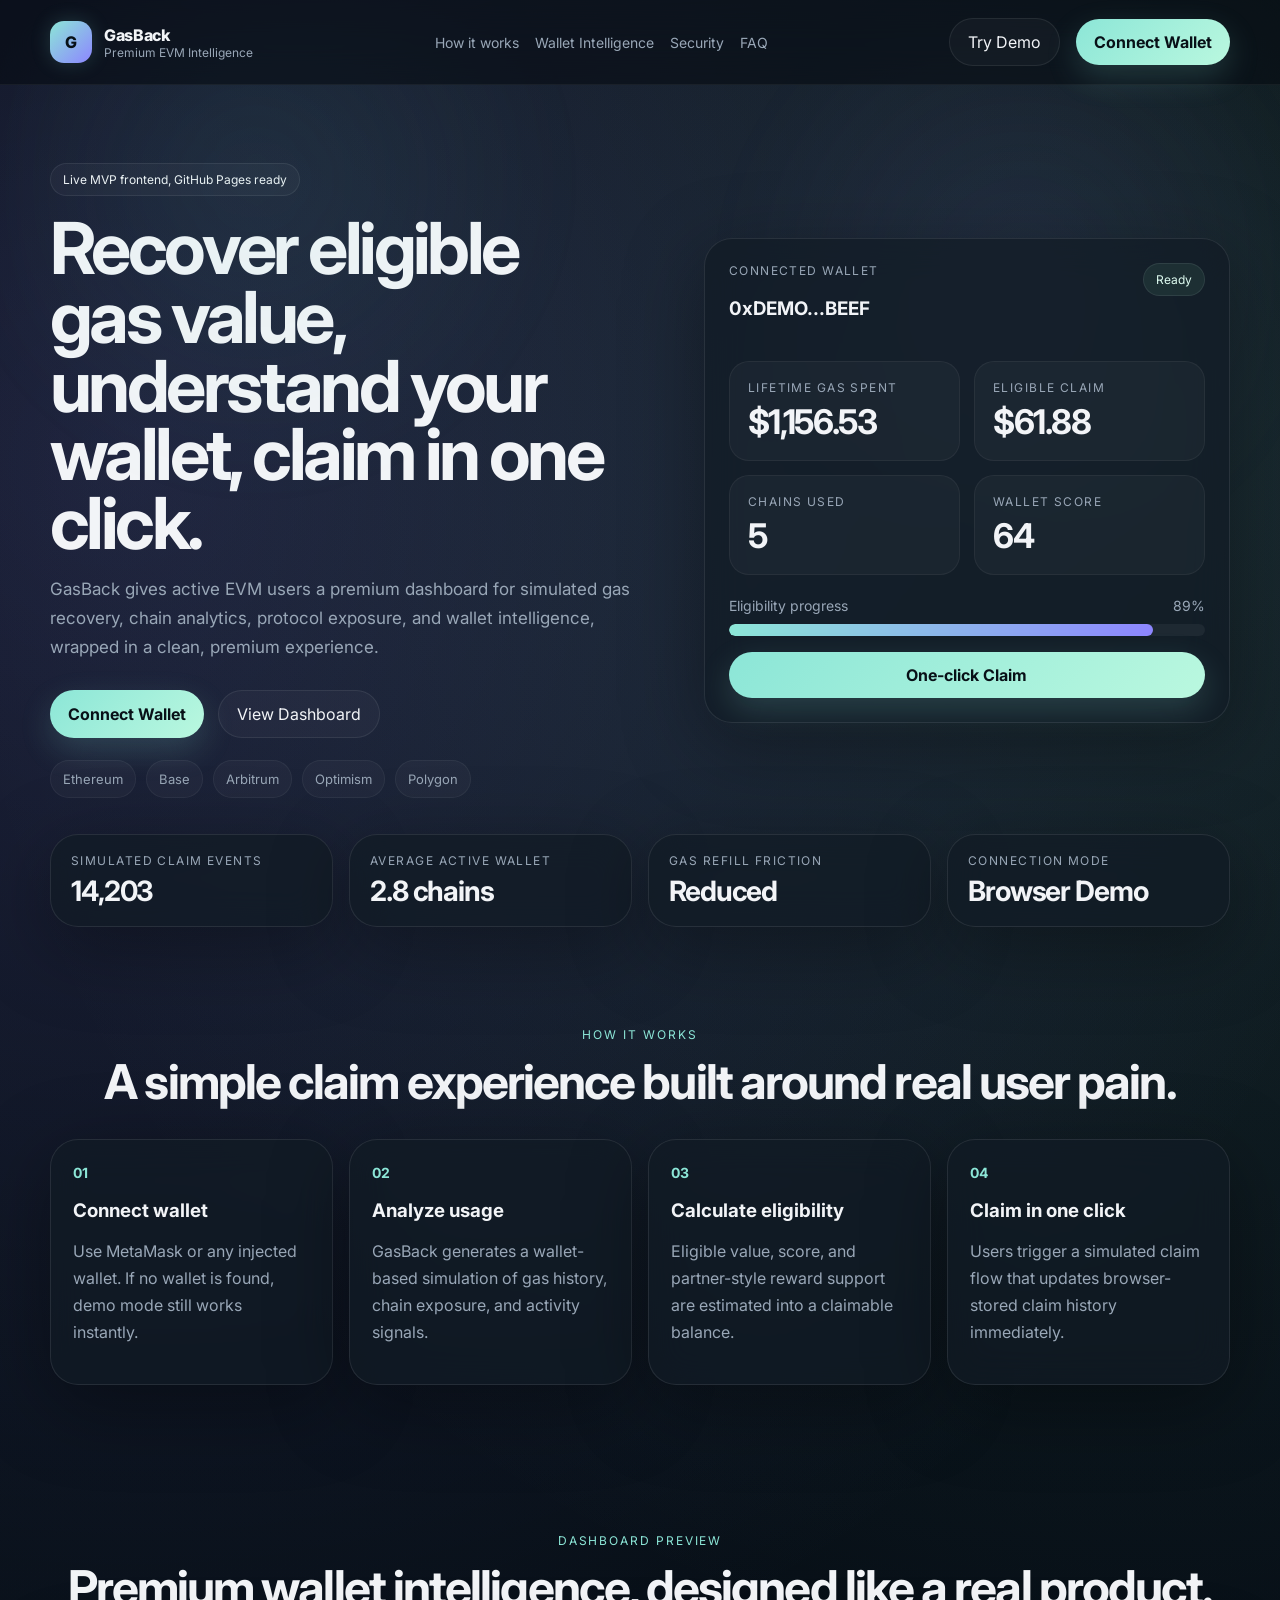
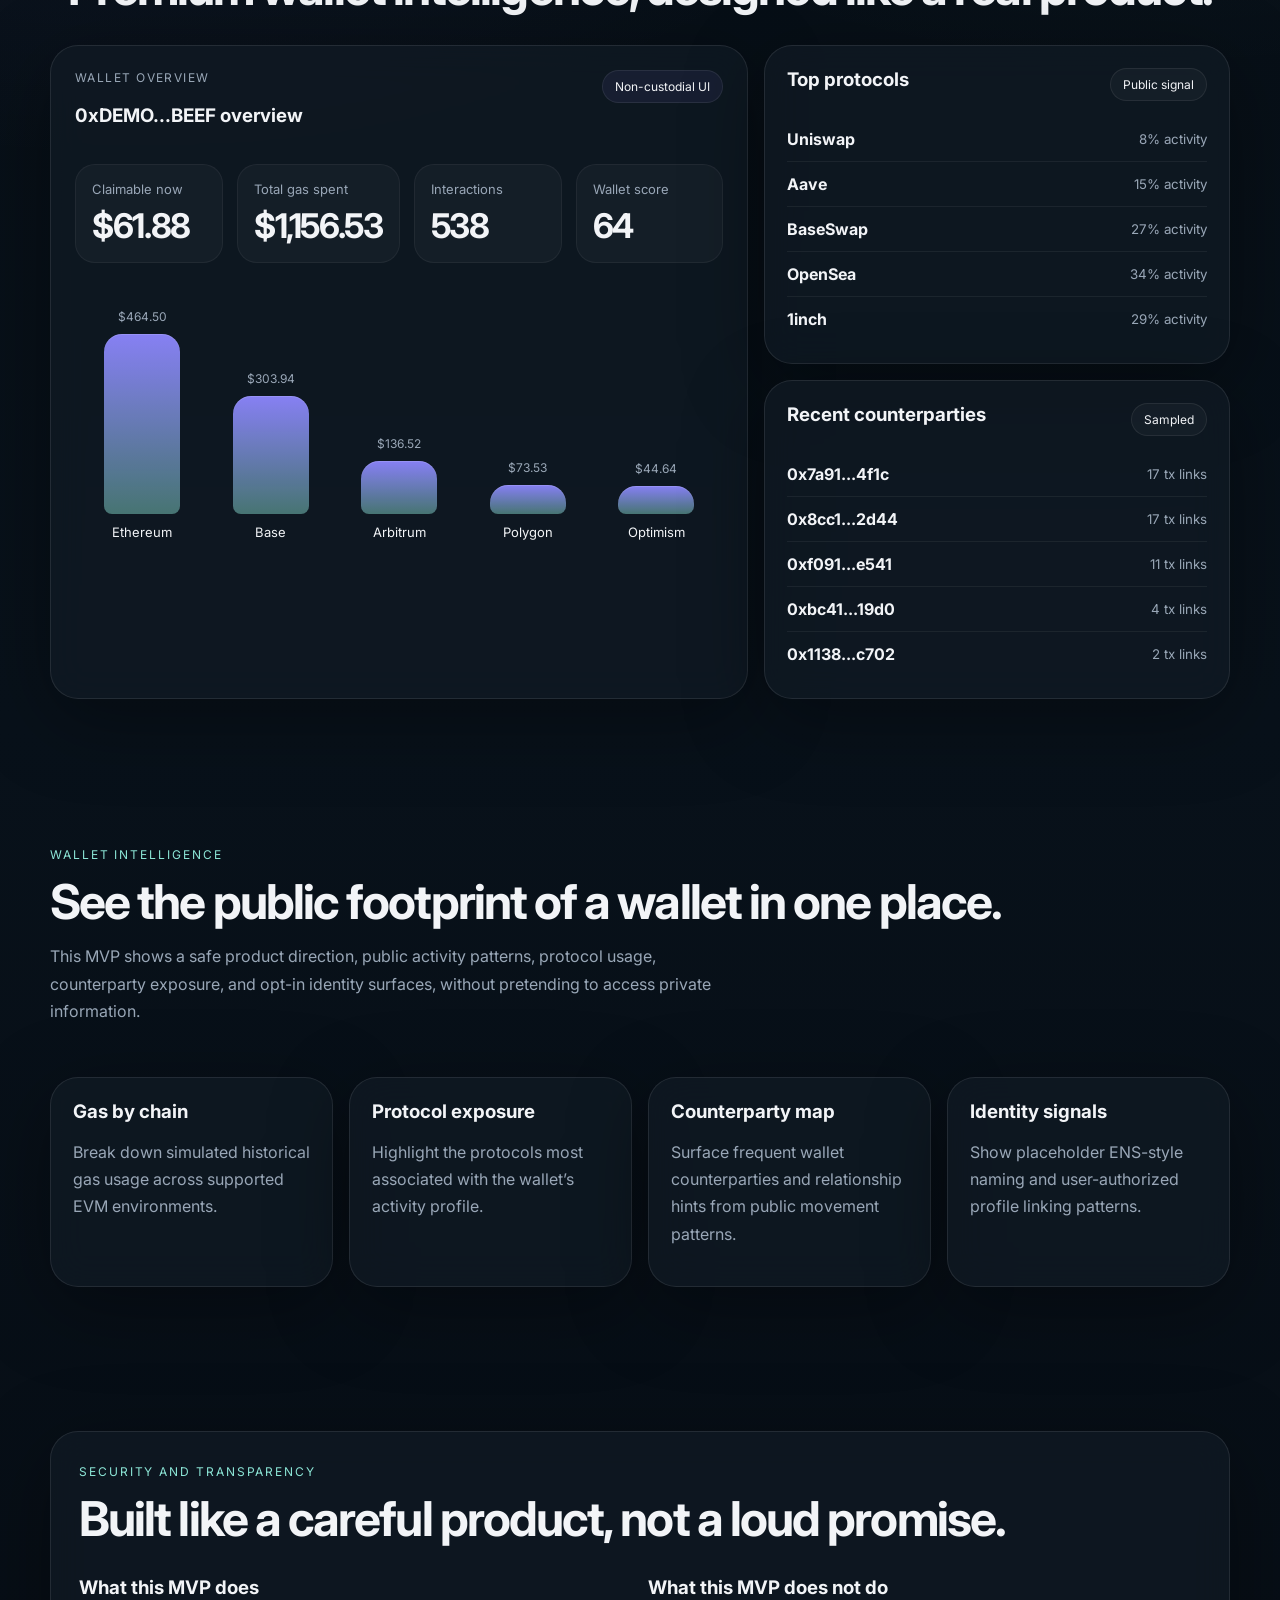
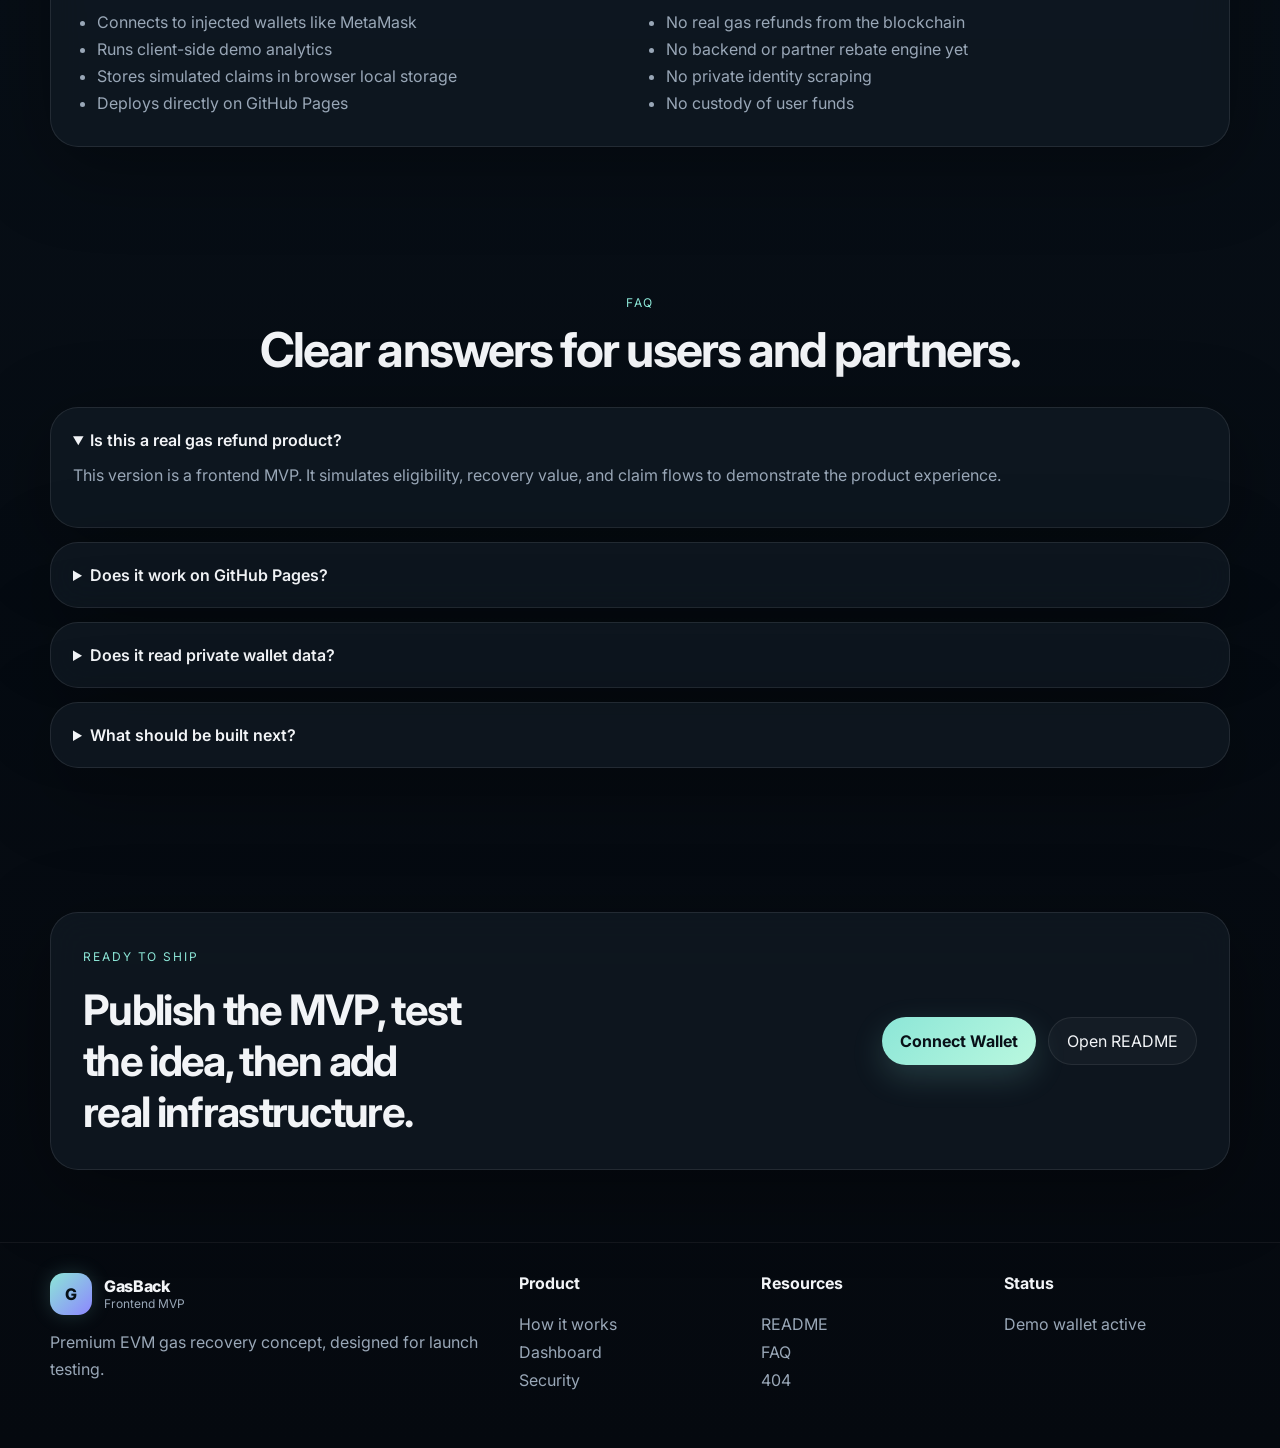
<file: index.html>
<!DOCTYPE html>
<html lang="en">
<head>
  <meta charset="UTF-8" />
  <meta name="viewport" content="width=device-width, initial-scale=1.0" />
  <title>GasBack, Recover Eligible Gas Value</title>
  <meta name="description" content="GasBack helps active EVM users recover eligible gas value, analyze wallet activity, and claim with one click." />
  <link rel="preconnect" href="https://fonts.googleapis.com">
  <link rel="preconnect" href="https://fonts.gstatic.com" crossorigin>
  <link href="https://fonts.googleapis.com/css2?family=Inter:wght@400;500;600;700;800&display=swap" rel="stylesheet">
  <link rel="stylesheet" href="styles.css" />
</head>
<body>
  <div class="aurora"></div>
  <header class="site-header">
    <div class="container nav-wrap">
      <a href="#top" class="brand">
        <div class="brand-mark">G</div>
        <div>
          <div class="brand-name">GasBack</div>
          <div class="brand-sub">Premium EVM Intelligence</div>
        </div>
      </a>
      <nav class="nav-links">
        <a href="#how">How it works</a>
        <a href="#intelligence">Wallet Intelligence</a>
        <a href="#security">Security</a>
        <a href="#faq">FAQ</a>
      </nav>
      <div class="nav-actions">
        <button id="demoButton" class="btn btn-secondary">Try Demo</button>
        <button id="connectButton" class="btn btn-primary">Connect Wallet</button>
      </div>
    </div>
  </header>

  <main id="top">
    <section class="hero container">
      <div class="hero-copy">
        <div class="pill">Live MVP frontend, GitHub Pages ready</div>
        <h1>Recover eligible gas value, understand your wallet, claim in one click.</h1>
        <p class="hero-text">
          GasBack gives active EVM users a premium dashboard for simulated gas recovery, chain analytics,
          protocol exposure, and wallet intelligence, wrapped in a clean, premium experience.
        </p>
        <div class="hero-actions">
          <button class="btn btn-primary" data-connect>Connect Wallet</button>
          <a class="btn btn-secondary" href="#dashboard">View Dashboard</a>
        </div>
        <div class="trust-row">
          <span>Ethereum</span>
          <span>Base</span>
          <span>Arbitrum</span>
          <span>Optimism</span>
          <span>Polygon</span>
        </div>
      </div>

      <div class="hero-card glass-card">
        <div class="mini-top">
          <div>
            <p class="label">Connected Wallet</p>
            <h3 id="walletDisplay">Demo Mode</h3>
          </div>
          <div class="status status-live">Ready</div>
        </div>

        <div class="metric-grid">
          <div class="metric-card">
            <p class="label">Lifetime Gas Spent</p>
            <h2 id="heroGasSpent">$1,284.62</h2>
          </div>
          <div class="metric-card">
            <p class="label">Eligible Claim</p>
            <h2 id="heroClaimable">$143.88</h2>
          </div>
          <div class="metric-card">
            <p class="label">Chains Used</p>
            <h2 id="heroChains">5</h2>
          </div>
          <div class="metric-card">
            <p class="label">Wallet Score</p>
            <h2 id="heroScore">82</h2>
          </div>
        </div>

        <div class="progress-block">
          <div class="progress-row">
            <span>Eligibility progress</span>
            <span id="progressText">72%</span>
          </div>
          <div class="progress-track"><div id="progressFill" class="progress-fill"></div></div>
        </div>

        <button id="claimButtonTop" class="btn btn-primary btn-full">One-click Claim</button>
      </div>
    </section>

    <section class="container stat-band">
      <div class="stat-card glass-card">
        <p class="label">Simulated Claim Events</p>
        <h3 id="claimCount">14,203</h3>
      </div>
      <div class="stat-card glass-card">
        <p class="label">Average Active Wallet</p>
        <h3>2.8 chains</h3>
      </div>
      <div class="stat-card glass-card">
        <p class="label">Gas Refill Friction</p>
        <h3>Reduced</h3>
      </div>
      <div class="stat-card glass-card">
        <p class="label">Connection Mode</p>
        <h3 id="modeBadge">Browser Demo</h3>
      </div>
    </section>

    <section id="how" class="container section">
      <div class="section-heading">
        <span class="eyebrow">How it works</span>
        <h2>A simple claim experience built around real user pain.</h2>
      </div>
      <div class="steps-grid">
        <article class="step-card glass-card">
          <span class="step-number">01</span>
          <h3>Connect wallet</h3>
          <p>Use MetaMask or any injected wallet. If no wallet is found, demo mode still works instantly.</p>
        </article>
        <article class="step-card glass-card">
          <span class="step-number">02</span>
          <h3>Analyze usage</h3>
          <p>GasBack generates a wallet-based simulation of gas history, chain exposure, and activity signals.</p>
        </article>
        <article class="step-card glass-card">
          <span class="step-number">03</span>
          <h3>Calculate eligibility</h3>
          <p>Eligible value, score, and partner-style reward support are estimated into a claimable balance.</p>
        </article>
        <article class="step-card glass-card">
          <span class="step-number">04</span>
          <h3>Claim in one click</h3>
          <p>Users trigger a simulated claim flow that updates browser-stored claim history immediately.</p>
        </article>
      </div>
    </section>

    <section id="dashboard" class="container section dashboard-section">
      <div class="section-heading">
        <span class="eyebrow">Dashboard preview</span>
        <h2>Premium wallet intelligence, designed like a real product.</h2>
      </div>
      <div class="dashboard-grid">
        <div class="dashboard-main glass-card">
          <div class="panel-head">
            <div>
              <p class="label">Wallet Overview</p>
              <h3 id="panelWallet">Demo Wallet</h3>
            </div>
            <div class="badge soft">Non-custodial UI</div>
          </div>

          <div class="dashboard-metrics">
            <div class="dash-metric">
              <span>Claimable now</span>
              <strong id="dashClaimable">$143.88</strong>
            </div>
            <div class="dash-metric">
              <span>Total gas spent</span>
              <strong id="dashGasSpent">$1,284.62</strong>
            </div>
            <div class="dash-metric">
              <span>Interactions</span>
              <strong id="dashInteractions">492</strong>
            </div>
            <div class="dash-metric">
              <span>Wallet score</span>
              <strong id="dashScore">82</strong>
            </div>
          </div>

          <div class="bar-chart" id="barChart"></div>
        </div>

        <div class="dashboard-side">
          <div class="glass-card side-card">
            <div class="panel-head compact">
              <h3>Top protocols</h3>
              <span class="badge">Public signal</span>
            </div>
            <ul id="protocolList" class="list-clean"></ul>
          </div>

          <div class="glass-card side-card">
            <div class="panel-head compact">
              <h3>Recent counterparties</h3>
              <span class="badge">Sampled</span>
            </div>
            <ul id="counterpartyList" class="list-clean"></ul>
          </div>
        </div>
      </div>
    </section>

    <section id="intelligence" class="container section intelligence-grid">
      <div class="section-heading section-heading-left">
        <span class="eyebrow">Wallet intelligence</span>
        <h2>See the public footprint of a wallet in one place.</h2>
        <p>
          This MVP shows a safe product direction, public activity patterns, protocol usage, counterparty exposure,
          and opt-in identity surfaces, without pretending to access private information.
        </p>
      </div>
      <div class="feature-grid">
        <div class="feature-card glass-card">
          <h3>Gas by chain</h3>
          <p>Break down simulated historical gas usage across supported EVM environments.</p>
        </div>
        <div class="feature-card glass-card">
          <h3>Protocol exposure</h3>
          <p>Highlight the protocols most associated with the wallet’s activity profile.</p>
        </div>
        <div class="feature-card glass-card">
          <h3>Counterparty map</h3>
          <p>Surface frequent wallet counterparties and relationship hints from public movement patterns.</p>
        </div>
        <div class="feature-card glass-card">
          <h3>Identity signals</h3>
          <p>Show placeholder ENS-style naming and user-authorized profile linking patterns.</p>
        </div>
      </div>
    </section>

    <section id="security" class="container section security-wrap">
      <div class="glass-card security-card">
        <div class="section-heading section-heading-left">
          <span class="eyebrow">Security and transparency</span>
          <h2>Built like a careful product, not a loud promise.</h2>
        </div>
        <div class="security-grid">
          <div>
            <h3>What this MVP does</h3>
            <ul>
              <li>Connects to injected wallets like MetaMask</li>
              <li>Runs client-side demo analytics</li>
              <li>Stores simulated claims in browser local storage</li>
              <li>Deploys directly on GitHub Pages</li>
            </ul>
          </div>
          <div>
            <h3>What this MVP does not do</h3>
            <ul>
              <li>No real gas refunds from the blockchain</li>
              <li>No backend or partner rebate engine yet</li>
              <li>No private identity scraping</li>
              <li>No custody of user funds</li>
            </ul>
          </div>
        </div>
      </div>
    </section>

    <section id="faq" class="container section faq-wrap">
      <div class="section-heading">
        <span class="eyebrow">FAQ</span>
        <h2>Clear answers for users and partners.</h2>
      </div>
      <div class="faq-list">
        <details class="glass-card faq-item" open>
          <summary>Is this a real gas refund product?</summary>
          <p>This version is a frontend MVP. It simulates eligibility, recovery value, and claim flows to demonstrate the product experience.</p>
        </details>
        <details class="glass-card faq-item">
          <summary>Does it work on GitHub Pages?</summary>
          <p>Yes. It is a plain static site with HTML, CSS, and JavaScript, so it can go live directly on GitHub Pages without a build tool.</p>
        </details>
        <details class="glass-card faq-item">
          <summary>Does it read private wallet data?</summary>
          <p>No. The concept is positioned around public on-chain signals and optional user-authorized linking only.</p>
        </details>
        <details class="glass-card faq-item">
          <summary>What should be built next?</summary>
          <p>A real backend, on-chain indexing, claim funding logic, supported chain integrations, and a proper security review.</p>
        </details>
      </div>
    </section>

    <section class="container section cta-wrap">
      <div class="glass-card cta-card">
        <div>
          <span class="eyebrow">Ready to ship</span>
          <h2>Publish the MVP, test the idea, then add real infrastructure.</h2>
        </div>
        <div class="cta-actions">
          <button class="btn btn-primary" data-connect>Connect Wallet</button>
          <a class="btn btn-secondary" href="README.md">Open README</a>
        </div>
      </div>
    </section>
  </main>

  <footer class="site-footer">
    <div class="container footer-grid">
      <div>
        <div class="brand footer-brand">
          <div class="brand-mark">G</div>
          <div>
            <div class="brand-name">GasBack</div>
            <div class="brand-sub">Frontend MVP</div>
          </div>
        </div>
        <p class="footer-copy">Premium EVM gas recovery concept, designed for launch testing.</p>
      </div>
      <div>
        <h4>Product</h4>
        <a href="#how">How it works</a>
        <a href="#dashboard">Dashboard</a>
        <a href="#security">Security</a>
      </div>
      <div>
        <h4>Resources</h4>
        <a href="README.md">README</a>
        <a href="#faq">FAQ</a>
        <a href="404.html">404</a>
      </div>
      <div>
        <h4>Status</h4>
        <p id="footerStatus">Demo wallet active</p>
      </div>
    </div>
  </footer>

  <div id="toast" class="toast hidden"></div>
  <script src="app.js"></script>
</body>
</html>
</file>
<file: styles.css>
:root {
  --bg: #071017;
  --bg-soft: #0a141d;
  --card: rgba(17, 27, 37, 0.72);
  --card-border: rgba(255, 255, 255, 0.09);
  --text: #f2f4f7;
  --muted: #99a7b7;
  --primary: #8ce6d7;
  --primary-2: #6fcdd9;
  --accent: #8d86ff;
  --danger: #ff9a8b;
  --success: #87f5bf;
  --shadow: 0 20px 80px rgba(0, 0, 0, 0.35);
  --radius-xl: 28px;
  --radius-lg: 20px;
  --radius-md: 14px;
  --container: 1180px;
}
* { box-sizing: border-box; }
html { scroll-behavior: smooth; }
body {
  margin: 0;
  font-family: 'Inter', system-ui, -apple-system, BlinkMacSystemFont, 'Segoe UI', sans-serif;
  background:
    radial-gradient(circle at 10% 10%, rgba(141, 134, 255, 0.18), transparent 30%),
    radial-gradient(circle at 90% 10%, rgba(140, 230, 215, 0.13), transparent 28%),
    linear-gradient(180deg, #050b10 0%, #08111a 50%, #05090f 100%);
  color: var(--text);
  min-height: 100vh;
}
a { color: inherit; text-decoration: none; }
button { font: inherit; }
.container { width: min(var(--container), calc(100% - 32px)); margin: 0 auto; }
.aurora {
  position: fixed;
  inset: 0;
  pointer-events: none;
  background:
    radial-gradient(circle at 20% 20%, rgba(99, 214, 198, 0.08), transparent 25%),
    radial-gradient(circle at 80% 30%, rgba(141, 134, 255, 0.08), transparent 25%);
  filter: blur(30px);
}
.site-header {
  position: sticky;
  top: 0;
  z-index: 50;
  backdrop-filter: blur(20px);
  background: rgba(6, 12, 18, 0.58);
  border-bottom: 1px solid rgba(255,255,255,0.05);
}
.nav-wrap {
  display: flex;
  align-items: center;
  justify-content: space-between;
  gap: 20px;
  padding: 18px 0;
}
.brand { display: flex; align-items: center; gap: 12px; }
.brand-mark {
  width: 42px; height: 42px; border-radius: 14px; display: grid; place-items: center;
  font-weight: 800; color: #081017; background: linear-gradient(135deg, var(--primary), var(--accent));
  box-shadow: 0 0 20px rgba(140, 230, 215, 0.18);
}
.brand-name { font-weight: 800; letter-spacing: -0.02em; }
.brand-sub { color: var(--muted); font-size: 12px; }
.nav-links, .nav-actions { display: flex; align-items: center; gap: 16px; }
.nav-links a { color: var(--muted); font-size: 14px; }
.nav-links a:hover { color: var(--text); }
.btn {
  border: 0; border-radius: 999px; padding: 13px 18px; cursor: pointer;
  transition: transform 0.2s ease, opacity 0.2s ease, box-shadow 0.2s ease;
}
.btn:hover { transform: translateY(-1px); }
.btn-primary {
  color: #081017; font-weight: 700; background: linear-gradient(135deg, var(--primary), #baf8df);
  box-shadow: 0 12px 32px rgba(140, 230, 215, 0.18);
}
.btn-secondary {
  background: rgba(255,255,255,0.03); color: var(--text); border: 1px solid rgba(255,255,255,0.08);
}
.btn-full { width: 100%; }
.hero {
  display: grid; grid-template-columns: 1.08fr 0.92fr; gap: 36px; padding: 78px 0 36px; align-items: center;
}
.pill, .badge, .status {
  display: inline-flex; align-items: center; gap: 8px; padding: 8px 12px; border-radius: 999px; font-size: 12px;
  border: 1px solid rgba(255,255,255,0.08); background: rgba(255,255,255,0.03);
}
.status-live { color: #dffcf1; background: rgba(135, 245, 191, 0.08); }
.soft { background: rgba(141, 134, 255, 0.08); }
.hero h1 {
  margin: 18px 0 16px; font-size: clamp(40px, 5.6vw, 72px); line-height: 0.96; letter-spacing: -0.05em; max-width: 12ch;
}
.hero-text { max-width: 60ch; color: var(--muted); line-height: 1.7; font-size: 17px; }
.hero-actions { display: flex; gap: 14px; margin: 28px 0 22px; flex-wrap: wrap; }
.trust-row { display: flex; gap: 10px; flex-wrap: wrap; }
.trust-row span {
  padding: 10px 12px; border-radius: 999px; background: rgba(255,255,255,0.03); color: var(--muted);
  font-size: 13px; border: 1px solid rgba(255,255,255,0.05);
}
.glass-card {
  background: var(--card); border: 1px solid var(--card-border); border-radius: var(--radius-xl);
  box-shadow: var(--shadow); backdrop-filter: blur(18px);
}
.hero-card { padding: 24px; }
.mini-top, .panel-head {
  display: flex; justify-content: space-between; align-items: flex-start; gap: 16px;
}
.panel-head.compact { align-items: center; }
.label {
  font-size: 12px; color: var(--muted); text-transform: uppercase; letter-spacing: 0.12em; margin: 0 0 6px;
}
.metric-grid { display: grid; grid-template-columns: repeat(2, minmax(0, 1fr)); gap: 14px; margin: 22px 0; }
.metric-card {
  padding: 18px; border-radius: var(--radius-lg); background: rgba(255,255,255,0.03);
  border: 1px solid rgba(255,255,255,0.05);
}
.metric-card h2, .dash-metric strong { margin: 0; font-size: clamp(26px, 3vw, 34px); letter-spacing: -0.04em; }
.progress-block { margin: 20px 0 16px; }
.progress-row { display: flex; justify-content: space-between; margin-bottom: 10px; color: var(--muted); font-size: 14px; }
.progress-track {
  width: 100%; height: 12px; background: rgba(255,255,255,0.05); border-radius: 999px; overflow: hidden;
}
.progress-fill {
  width: 72%; height: 100%; background: linear-gradient(90deg, var(--primary), var(--accent)); border-radius: inherit;
}
.stat-band { display: grid; grid-template-columns: repeat(4, 1fr); gap: 16px; margin-bottom: 24px; }
.stat-card { padding: 18px 20px; }
.stat-card h3 { margin: 0; font-size: 28px; letter-spacing: -0.04em; }
.section { padding: 72px 0; }
.section-heading { text-align: center; margin-bottom: 28px; }
.section-heading-left { text-align: left; }
.eyebrow {
  display: inline-block; font-size: 12px; text-transform: uppercase; letter-spacing: 0.16em; color: var(--primary); margin-bottom: 10px;
}
.section-heading h2 { margin: 0 0 12px; font-size: clamp(28px, 4vw, 48px); letter-spacing: -0.04em; }
.section-heading p { max-width: 70ch; margin: 0; color: var(--muted); line-height: 1.7; }
.steps-grid, .feature-grid, .security-grid, .footer-grid { display: grid; gap: 16px; }
.steps-grid { grid-template-columns: repeat(4, 1fr); }
.step-card, .feature-card, .side-card, .security-card, .faq-item { padding: 22px; }
.step-number { display: inline-block; margin-bottom: 18px; color: var(--primary); font-size: 14px; font-weight: 700; }
.step-card h3, .feature-card h3, .side-card h3, .security-card h3 { margin: 0 0 10px; }
.step-card p, .feature-card p, .security-card li, .footer-copy, .faq-item p { color: var(--muted); line-height: 1.7; }
.dashboard-grid { display: grid; grid-template-columns: 1.2fr 0.8fr; gap: 16px; }
.dashboard-main { padding: 24px; }
.dashboard-metrics { display: grid; grid-template-columns: repeat(4, 1fr); gap: 14px; margin: 18px 0 22px; }
.dash-metric {
  padding: 16px; border-radius: var(--radius-lg); background: rgba(255,255,255,0.03); border: 1px solid rgba(255,255,255,0.05);
}
.dash-metric span { display: block; color: var(--muted); margin-bottom: 8px; font-size: 13px; }
.bar-chart {
  display: grid; grid-template-columns: repeat(5, 1fr); align-items: end; gap: 14px; height: 260px; padding: 24px 10px 6px;
}
.bar-col { display: flex; flex-direction: column; align-items: center; gap: 10px; }
.bar {
  width: 100%; max-width: 76px; border-radius: 18px 18px 8px 8px;
  background: linear-gradient(180deg, rgba(141, 134, 255, 0.95), rgba(140, 230, 215, 0.45));
  box-shadow: inset 0 1px 0 rgba(255,255,255,0.14);
}
.bar-value { font-size: 12px; color: var(--muted); }
.bar-label { font-size: 13px; }
.dashboard-side { display: grid; gap: 16px; }
.list-clean { list-style: none; padding: 0; margin: 16px 0 0; }
.list-clean li {
  display: flex; justify-content: space-between; align-items: center; gap: 16px; padding: 12px 0;
  border-bottom: 1px solid rgba(255,255,255,0.06);
}
.list-clean li:last-child { border-bottom: 0; }
.list-clean small { color: var(--muted); }
.intelligence-grid { display: grid; gap: 24px; }
.feature-grid { grid-template-columns: repeat(4, 1fr); }
.security-card { padding: 28px; }
.security-grid { grid-template-columns: repeat(2, 1fr); }
.security-grid ul { margin: 0; padding-left: 18px; }
.faq-list { display: grid; gap: 14px; }
.faq-item summary { cursor: pointer; font-weight: 600; }
.faq-item p { margin-top: 12px; }
.cta-card {
  padding: 32px; display: flex; justify-content: space-between; gap: 18px; align-items: center;
}
.cta-card h2 { margin: 10px 0 0; font-size: clamp(26px, 4vw, 42px); letter-spacing: -0.04em; max-width: 14ch; }
.cta-actions { display: flex; gap: 12px; flex-wrap: wrap; }
.site-footer { padding: 30px 0 50px; border-top: 1px solid rgba(255,255,255,0.06); }
.footer-grid { grid-template-columns: 2fr 1fr 1fr 1fr; }
.footer-grid h4 { margin-top: 0; }
.footer-grid a, .footer-grid p { display: block; margin: 8px 0; color: var(--muted); }
.footer-brand { margin-bottom: 14px; }
.toast {
  position: fixed; right: 20px; bottom: 20px; background: rgba(10,20,29,0.95); color: var(--text);
  border: 1px solid rgba(255,255,255,0.08); padding: 14px 16px; border-radius: 16px; box-shadow: var(--shadow); z-index: 100;
}
.hidden { display: none; }
@media (max-width: 1100px) {
  .hero, .dashboard-grid, .footer-grid, .steps-grid, .feature-grid, .stat-band, .dashboard-metrics, .security-grid {
    grid-template-columns: repeat(2, 1fr);
  }
  .hero { align-items: start; }
}
@media (max-width: 760px) {
  .nav-links { display: none; }
  .hero, .stat-band, .steps-grid, .dashboard-grid, .dashboard-metrics, .feature-grid, .security-grid, .footer-grid, .metric-grid, .cta-card {
    grid-template-columns: 1fr; display: grid;
  }
  .hero { padding-top: 46px; }
  .hero h1 { max-width: none; }
  .hero-card, .dashboard-main, .side-card, .step-card, .feature-card, .security-card, .faq-item, .cta-card { padding: 18px; }
  .cta-card { display: grid; }
  .nav-wrap, .nav-actions { gap: 10px; }
  .btn { padding: 12px 16px; }
}
</file>
